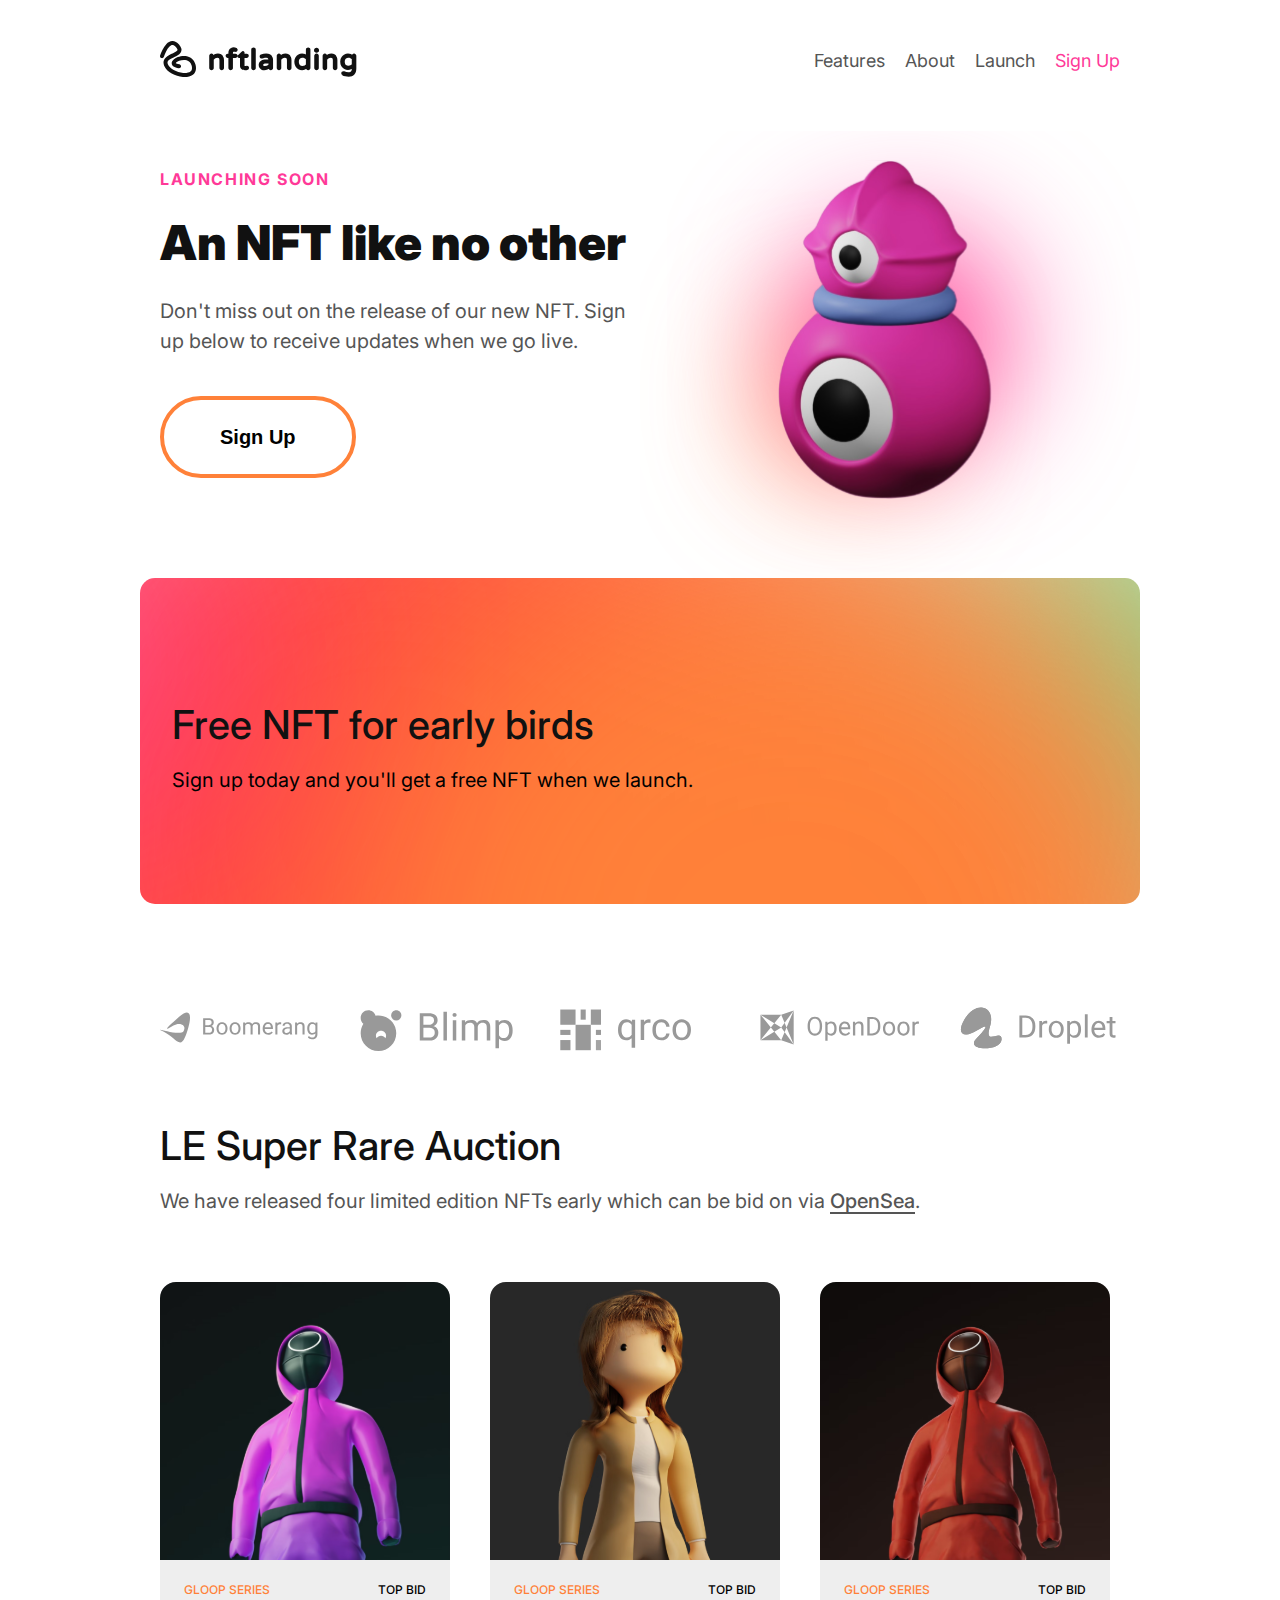
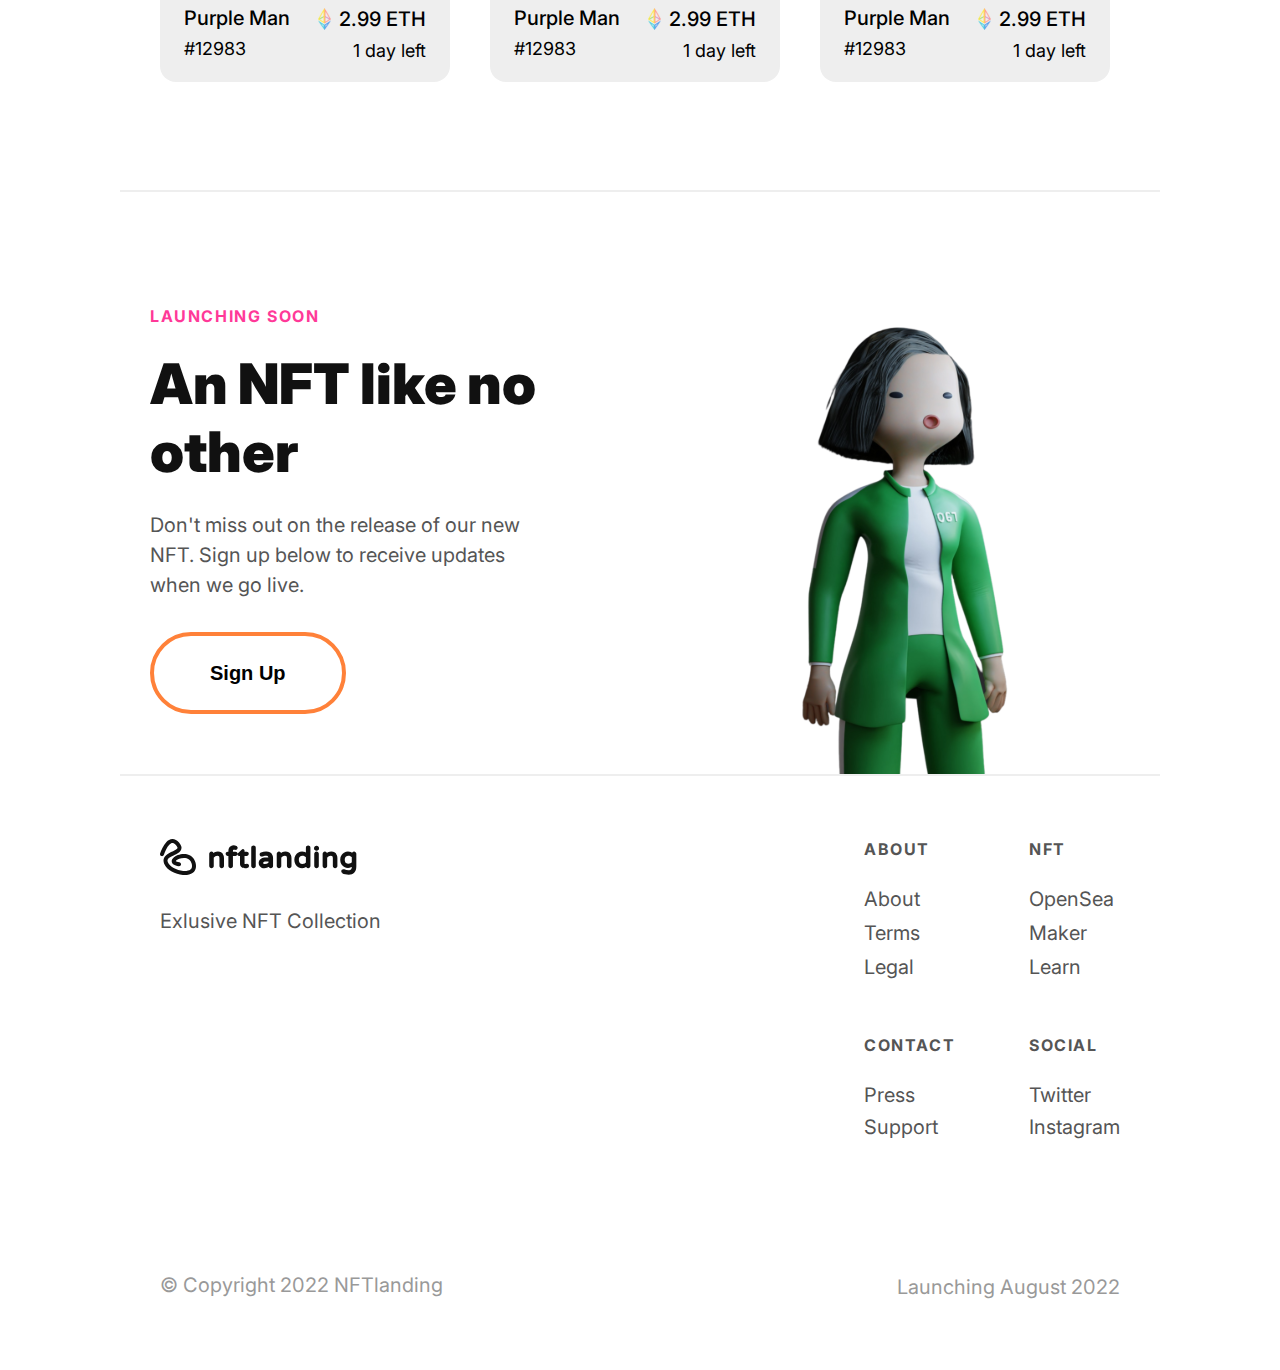
<file: index.html>
<!DOCTYPE html>
<html lang="en">

<head>
  <meta charset="UTF-8" />
  <meta name="viewport" content="width=device-width, initial-scale=1.0" />
  <title>New_Topic</title>
  <link rel="stylesheet" href="https://cdnjs.cloudflare.com/ajax/libs/font-awesome/6.4.2/css/all.min.css" integrity="sha512-z3gLpd7yknf1YoNbCzqRKc4qyor8gaKU1qmn+CShxbuBusANI9QpRohGBreCFkKxLhei6S9CQXFEbbKuqLg0DA==" crossorigin="anonymous" referrerpolicy="no-referrer" />
  <link rel="preconnect" href="https://fonts.googleapis.com" />
  <link rel="preconnect" href="https://fonts.gstatic.com" crossorigin />
  <link href="https://fonts.googleapis.com/css2?family=Inter:wght@300;400;500;600;700;900&display=swap" rel="stylesheet" />
  <link rel="shortcut icon" href="/img/cropped-favicon-1-32x32.png" type="image/x-icon" />
  <link rel="stylesheet" href="style/reset.css" />
  <link rel="stylesheet" href="style/style.css" />
</head>

<body>
  <!-- headeris==================== -->
  <header>
    <div class="nav-logo">
      <img src="/assets/logo.svg" alt="nft landing icon" />
    </div>
    <nav class="main-nav">
      <ul class="unlisted nav-list">
        <li>Features</li>
        <li>About</li>
        <li>Launch</li>
        <li><span class="pink-text">Sign Up</span></li>
      </ul>
    </nav>
    <button class="burger-menu-btn">
      <img src="/assets/menu.svg" alt="burger menu icon" />
    </button>
  </header>
  <!-- /headeris====================== -->
  <!-- hero -->
  <section class="hero">
    <p class="hero-info uppercase">Launching soon</p>
    <h1 class="hero-title">An NFT like no other</h1>
    <p class="sub-text hero-text dark-2">
      Don't miss out on the release of our new NFT. Sign up below to receive
      updates when we go live.
    </p>
    <button class="sign-up-btn">Sign Up</button>
    <img class="snow-man" src="/assets/graphic.svg" alt="pink snowman with one eye" />
  </section>
  <!-- hero -->
  <!-- free nft -->
  <div class="free-nft">
    <h2 class="title">Free NFT for early birds</h2>
    <p class="sub-text">
      Sign up today and you'll get a free NFT when we launch.
    </p>
  </div>
  <!-- /free nft -->
  <!-- companies -->
  <div class="companies-icons container">
    <img src="/assets/companies/1.svg" alt="boomerang icon" />
    <img src="/assets/companies/2.svg" alt="Blimp icon" />
    <img src="/assets/companies/3.svg" alt="qrco icon" />
    <img class="invis" src="/assets/companies/4.svg" alt="openDoor icon" />
    <img src="/assets/companies/5.svg" alt="Droplet icon" />
  </div>
  <!-- /.companies -->
  <!-- rare -->
  <section class="super-rare container">
    <h2 class="title">LE Super Rare Auction</h2>
    <p class="sub-text rare-text dark-2">
      We have released four limited edition NFTs early which can be bid on via
      <span class="underline text-span">OpenSea</span>.
    </p>
    <div class="window">
      <ul class="unlisted cards-container">
        <li class="card">
          <img src="/assets/ntfs/ntf-1.svg" alt="first purple nft">
          <div class="inside-card">
            <div class="card-info">
              <p class="series uppercase">gloop series</p>
              <h3 class="name">Purple Man</h3>
              <p class="id">#12983</p>
            </div>
            <div class="buy-info">
              <p class="bid uppercase">top bid</p>
              <p class="nft-price"><img src="/assets/eth.svg" alt="etherium logo"> 2.99 ETH</p>
              <p class="time-left">1 day left</p>
            </div>
          </div>
        </li>
        <li class="card">
          <img src="/assets/ntfs/nft-2.svg" alt="second brown nft">
          <div class="inside-card">
            <div class="card-info">
              <p class="series uppercase">gloop series</p>
              <h3 class="name">Purple Man</h3>
              <p class="id">#12983</p>
            </div>
            <div class="buy-info">
              <p class="bid uppercase">top bid</p>
              <p class="nft-price"><img src="/assets/eth.svg" alt="etherium logo"> 2.99 ETH</p>
              <p class="time-left">1 day left</p>
            </div>
          </div>
        </li>
        <li class="card">
          <img src="/assets/ntfs/ntf-3.svg" alt="third red nft">
          <div class="inside-card">
            <div class="card-info">
              <p class="series uppercase">gloop series</p>
              <h3 class="name">Purple Man</h3>
              <p class="id">#12983</p>
            </div>
            <div class="buy-info">
              <p class="bid uppercase">top bid</p>
              <p class="nft-price"><img src="/assets/eth.svg" alt="etherium logo"> 2.99 ETH</p>
              <p class="time-left">1 day left</p>
            </div>
          </div>
        </li>
        <li class="card">
          <img src="assets/ntfs/ntf-4.svg" alt="fourht green nft">
          <div class="inside-card">
            <div class="card-info">
              <p class="series uppercase">gloop series</p>
              <h3 class="name">Purple Man</h3>
              <p class="id">#12983</p>
            </div>
            <div class="buy-info">
              <p class="bid uppercase">top bid</p>
              <p class="nft-price"><img src="/assets/eth.svg" alt="etherium logo"> 2.99 ETH</p>
              <p class="time-left">1 day left</p>
            </div>
          </div>
        </li>
      </ul>
    </div>
  </section>
  <div class="line"></div>
  <section class="hero-but-different">
    <p class="hero-info uppercase">Launching soon</p>
    <h4 class="hero-title">An NFT like no other</h4>
    <p class="different-hero-text">Don't miss out on the release of our new NFT. Sign up below to receive updates <span class="invis">when we go live</span>.</p>
    <button class="sign-up-btn">Sign Up</button>
    <img class="green-nft-full-size" src="/assets/upsell-footer-image.svg" alt="almost full size green nft">
  </section>
  <div class="line-2"></div>
  <!-- rare -->
  <!-- cta -->
  <div class="soc-link container">
    <div class="cta-flex">
      <div>
        <img src="/assets/logo.svg" alt="nft landing logo">
        <p class="cta-text"><a class="cta-collection" href="#">Exlusive NFT Collection</a></p>
        <ul class="unlisted links-ul">
          <li><a href="#"></a><i class="fa-brands fa-facebook"></i></li>
          <li><a href="#"></a><i class="fa-brands fa-twitter"></i></li>
          <li><a href="#"></a><i class="fa-brands fa-instagram"></i></li>
          <li><a href="#"></a><i class="fa-brands fa-tiktok"></i></li>
        </ul>
      </div>
      <div class="cta-nav">
        <!-- box -->
        <div class="cta-box">
          <h4 class="cta-box-title">About</h4>
          <ul class="unlisted ul-size">
            <li><a href="#">About</a></li>
            <li><a href="#">Terms</a></li>
            <li><a href="#">Legal</a></li>
          </ul>
        </div>
        <!-- box -->
        <!-- box -->
        <div class="cta-box">
          <h4 class="cta-box-title">NFT</h4>
          <ul class="unlisted ul-size">
            <li><a href="#">OpenSea</a></li>
            <li><a href="#">Maker</a></li>
            <li><a href="#">Learn</a></li>
          </ul>
        </div>
        <!-- box -->
        <!-- box -->
        <div class="cta-box">
          <h4 class="cta-box-title bigger-gap">Contact</h4>
          <ul class="unlisted ul-smaller-size">
            <li><a href="#">Press</a></li>
            <li><a href="#">Support</a></li>
          </ul>
        </div>
        <!-- box -->
        <!-- box -->
        <div class="cta-box">
          <h4 class="cta-box-title bigger-gap">Social</h4>
          <ul class="unlisted ul-smaller-size">
            <li><a href="#">Twitter</a></li>
            <li><a href="#">Instagram</a></li>
          </ul>
        </div>
        <!-- box -->
      </div>
    </div>
  </div>
  <!-- /cta -->
  <footer class="foot-flex container">
    <p>© Copyright 2022 NFTlanding</p>
    <span class="invis">Launching August 2022</span>

  </footer>
</body>

</html>
</file>
<file: style/style.css>
/* * {
  background-color: rgba(0, 0, 255, 0.257);
} */
html {
  --pink: #ff3998;
  --dark: #111;
  --dark-2: #555;
  --dark-3: #777;
  --dark-4: #999;
  --light-1: #fff;
  --light-2: #eee;
  --orange: #ff8139;
}
.dark-1 {
  color: var(--dark);
}
.dark-2 {
  color: var(--dark-2) !important;
}
body {
  background-color: var(--light-1);
  max-width: 428px;
  margin-left: auto;
  margin-right: auto;
}
.underline {
  text-decoration: underline;
  text-underline-offset: 4px;
  text-decoration-color: var(--dark-2);
}
.uppercase {
  text-transform: uppercase;
}
header {
  max-width: 428px;
  margin-left: auto;
  margin-right: auto;
  padding-left: 32px;
  padding-right: 32px;
  margin-top: 32px;
  margin-bottom: 42px;
  display: flex;
  justify-content: space-between;
  align-items: center;
  /* position: relative; */
}
.main-nav {
  display: none;
}
.pink-text {
  color: var(--pink);
}
.burger-menu-btn {
  margin: 0;
  padding: 0;
  border: none;
}
/* hero============== */
.hero {
  padding-left: 32px;
  padding-right: 122px;
  overflow: hidden;
  position: relative;
}
.hero-info {
  font-size: 16px;
  letter-spacing: 1.6px;
  color: var(--pink);
  font-weight: 700;
  padding-top: 38px;
  padding-bottom: 24px;
  margin: 0;
}
.hero-title {
  color: var(--dark);
  font-size: 48px;
  font-weight: 900;
  margin: 0;
  padding-bottom: 24px;
}
.sub-text {
  color: var(--dark-1);
  font-size: 20px;
  font-weight: 400;
  line-height: 1.5;
}
.hero-text {
  padding-bottom: 32px;
}
.sign-up-btn {
  background-color: var(--light-1);
  text-align: center;
  font-size: 20px;
  font-weight: 600;
  line-height: 1.5;
  padding: 22px 56px;
  /* border: none; */
  border: 4px solid var(--orange);
  border-radius: 41px;
  margin-bottom: 80px;
}
.snow-man {
  position: absolute;
  /* border: 1px solid #000; */
  top: -48px;
  right: -48%;
}
/* =========nft======== */
.free-nft {
  background: url(/assets/background.svg) no-repeat center center;
  background-size: cover;
  height: 326px;
  padding: 122px 32px 16px 32px;
  margin-left: auto;
  margin-right: auto;
  margin-bottom: 64px;
}
.title {
  color: var(--dark);
  font-size: 40px;
  font-weight: 500;
  padding-bottom: 16px;
}
.title-sub-text {
  color: var(--dark-2);
  font-size: 20px;
  font-weight: 400;
  line-height: 1.5;
}
/* companies */
.invis {
  display: none;
}
.companies-icons {
  background-color: var(--light-1);
  border-radius: 16px;
  margin-bottom: 57px;
  column-gap: 28px;
  row-gap: 28px;
  display: grid;
  justify-content: center;
  align-items: center;
  grid-template-columns: repeat(2, 1fr);
}
/* rare========================= */
.text-span {
  color: var(--dark-2);
  font-weight: 500;
  line-height: 1.5;
}
.rare-text {
  padding-bottom: 40px;
  margin-right: 32px;
}
.super-rare {
  padding-right: 0;
  margin-bottom: 92px;
}
.super-rare > .title {
  margin-right: 32px;
}
.cards-container {
  display: flex;
  gap: 40px;
  width: 100%;
}
.window {
  overflow: auto;
  width: 100%;
}
/* card */
.card {
  width: 290px;
  height: 400px;
  flex-shrink: 0;
  background-color: var(--light-2);
  border-radius: 16px;
}
.inside-card {
  display: flex;
  justify-content: space-between;
  padding: 24px;
  line-height: 12px;
}
.card > img {
  display: block;
  width: 290px;
  height: 278px;
}
.card-info {
  text-align: left;
}

.series {
  color: var(--orange);
  font-size: 12px;
  font-weight: 500;
  nav-right: 1;
  padding-bottom: 12px;
  line-height: 12px;
}
.name {
  font-size: 20px;
  font-weight: 500;
  padding-bottom: 12px;
  line-height: 20px;
}
.id {
  font-size: 18px;
  line-height: 18px;
}
.buy-info {
  text-align: right;
}
.bid {
  font-size: 12px;
  font-weight: 500;
  line-height: 12px;
  padding-bottom: 12px;
}
.nft-price {
  font-size: 20px;
  font-weight: 500;
  padding-bottom: 12px;
  display: flex;
  align-items: center;
  gap: 8px;
}
.nft-price > img {
  width: 13px;
  height: 22px;
}
.time-left {
  font-size: 18px;
  font-weight: 400;
  line-height: 18px;
}
/* /card */
.line {
  width: 428px;
  height: 2px;
  background-color: var(--light-2);
  margin-bottom: 64px;
}
.line-2 {
  width: 428px;
  height: 2px;
  background-color: var(--light-2);
}
/* second-hero */
.hero-but-different {
  padding-left: 32px;
  position: relative;
  overflow: hidden;
}
.hero-but-different > .hero-title {
  font-size: 56px;
  font-weight: 900;
  padding-right: 122px;
}
.hero-but-different > .sign-up-btn {
  margin-bottom: 66px;
}
.different-hero-text {
  color: var(--dark-2);
  padding-right: 189px;
  padding-bottom: 32px;
  font-size: 20px;
  font-weight: 400;
  line-height: 30px;
}
.green-nft-full-size {
  position: absolute;
  top: 143px;
  right: -28px;
}
/* soc link */
.soc-link {
  margin-top: 63px;
}
.cta-text {
  font-size: 20px;
  color: var(--dark-2);
  font-weight: 400;
  margin-bottom: 32px;
  margin-top: 30px;
}
.cta-collection {
  font-size: 20px;
  font-weight: 400;
  color: var(--dark-2);
}
.cta-flex {
  display: flex;
  flex-direction: column;
  gap: 64px;
}
.soc-link > img {
  margin-bottom: 30px;
  width: 198px;
  height: 36px;
}
.links-ul {
  margin: 0;
  display: flex;
  gap: 15px;
}
.links-ul li {
  color: var(--dark-3);
}
.ul-size {
  display: flex;
  flex-direction: column;
  height: 92px;
  justify-content: space-between;
}
.ul-smaller-size {
  display: flex;
  flex-direction: column;
  height: 56px;
  justify-content: space-between;
}
.cta-nav {
  display: grid;
  grid-template-columns: 165px auto;
}
.cta-box-title {
  color: var(--dark-2);
  font-size: 16px;
  font-weight: 700;
  letter-spacing: 1.6px;
  text-transform: uppercase;
  margin-bottom: 28px;
}
.ul-size > li,
.ul-smaller-size > li {
  color: var(--dark-2);
  font-size: 20px;
}
.cta-box > li {
  color: var(--dark-2);
  font-size: 20px;
  font-weight: 400;
  line-height: 20px;
}
.bigger-gap {
  padding-top: 40px;
}
footer {
  padding-top: 64px;
  padding-bottom: 105px;
}
.foot-flex > p {
  color: var(--dark-4);
  font-size: 20px;
  line-height: 20px;
}
/* media 750 */
@media screen and (min-width: 750px) {
  body {
    max-width: 750px;
    margin-left: auto;
    margin-right: auto;
  }
  .container {
    padding-left: 40px;
    padding-right: 40px;
  }
  header {
    padding-left: 40px;
    padding-right: 40px;
    max-width: 750px;
  }
  .hero {
    padding-left: 40px;
    padding-right: 330px;
  }
  .hero-text {
    padding-bottom: 35px;
  }
  .snow-man {
    height: 412px;
    width: 426px;
    top: 1px;
    left: 50%;
  }
  .sign-up-btn {
    margin-bottom: 120px;
  }
  /* nft */
  .free-nft {
    border-radius: 15px;
    margin-bottom: 80px;
  }
  .line,
  .line-2 {
    width: 700px;
    margin-left: auto;
    margin-right: auto;
  }
  .companies-icons {
    margin-bottom: 40px;
  }
  .rare-text {
    padding-bottom: 40px;
  }
  .hero-but-different {
    padding-left: 40px;
  }
  .hero-but-different > .hero-info {
    padding-top: 50px;
  }
  .hero-but-different > .hero-title {
    padding-right: 320px;
  }
  .hero-but-different > .sign-up-btn {
    margin-bottom: 60px;
  }
  .different-hero-text {
    padding-right: 338px;
  }
  .green-nft-full-size {
    top: 71px;
    left: 65%;
  }
  .cta-flex {
    display: flex;
    flex-direction: row;
    justify-content: space-between;
  }
  footer {
    text-align: center;
  }
}
/* ================================================= */
@media screen and (min-width: 1080px) {
  body {
    max-width: 1080px;
  }
  .container {
    padding-left: 60px;
    padding-right: 60px;
  }
  header {
    padding-left: 60px;
    padding-right: 60px;
    max-width: 1080px;
  }
  .burger-menu-btn {
    display: none;
  }
  .main-nav {
    display: block;
  }
  .nav-list {
    display: flex;
    gap: 20px;
    color: var(--dark-2);
    font-size: 18px;
  }
  .nav-list li {
    cursor: pointer;
  }
  .hero {
    padding-left: 60px;
    padding-right: 530px;
  }
  .hero-text {
    padding-bottom: 40px;
  }
  .snow-man {
    height: 512px;
    width: 500px;
    top: -37px;
    left: 50%;
  }
  .sign-up-btn {
    margin-bottom: 100px;
  }
  /* nft */
  .free-nft {
    max-width: 1000px;
    margin-bottom: 100px;
  }
  .line,
  .line-2 {
    width: 1040px;
  }
  .companies-icons {
    grid-template-columns: repeat(5, 1fr);
    gap: 40px;
    margin-bottom: 70px;
  }
  .invis {
    display: inline-block;
  }
  .rare-text {
    padding-bottom: 50px;
  }
  .hero-but-different {
    padding-left: 50px;
  }
  .hero-but-different > .hero-title {
    padding-right: 643px;
  }
  .different-hero-text {
    padding-right: 638px;
  }
  footer {
    text-align: left;
  }
  .foot-flex span,
  .foot-flex p {
    font-size: 20px;
    color: var(--dark-4);
  }
  .foot-flex {
    display: flex;
    justify-content: space-between;
    padding-bottom: 71px;
    padding-top: 120px;
  }
}
/* ======================================================= */
/* medias 1440px */
@media screen and (min-width: 1440px) {
  body {
    max-width: 1440px;
    margin-left: auto;
    margin-right: auto;
  }
  .container {
    padding-left: 80px;
    padding-right: 80px;
  }
  header {
    padding-left: 80px;
    padding-right: 80px;
    max-width: 1440px;
    margin-top: 70px;
    margin-bottom: 162px;
  }
  .nav-list {
    gap: 28px;
    font-size: 20px;
  }
  /* hero */
  s .hero-info {
    padding-top: 158px;
  }
  .hero {
    padding-left: 80px;
    padding-right: 740px;
  }
  .hero-title {
    color: var(--dark);
    font-size: 96px;
    font-weight: 900;
    line-height: normal;
    padding-bottom: 32px;
  }
  .hero-text {
    padding-bottom: 41px;
    padding-right: 83px;
    font-size: 20px;
  }
  .snow-man {
    width: 700px;
    height: 700px;
    left: 656px;
    top: -34px;
  }
  .sign-up-btn {
    margin-bottom: 200px;
  }
  /* free nft */
  .free-nft {
    max-width: 1280px;
    border-radius: 15px;
    padding-top: 154px;
    padding-left: 64px;
    margin-bottom: 125px;
  }
  .title {
    padding-bottom: 24px;
  }
  /* companies */
  .invis {
    display: none;
  }
  .companies-icons {
    gap: 106.5px;
    margin-bottom: 120px;
  }
  .companies-icons > .invis {
    display: inline-block;
  }
  .rare-text {
    padding-bottom: 56px;
  }
  /* rare auction */
  .line,
  .line-2 {
    width: 1280px;
    margin-left: auto;
    margin-right: auto;
  }
  /* hero but different */
  .hero-but-different {
    padding-left: 80px;
    padding-right: 80px;
  }
  .hero-but-different > .hero-info {
    padding-top: 56px;
  }
  .hero-but-different > .hero-title {
    padding-bottom: 24px;
  }
  .different-hero-text {
    padding: 0;
    margin-bottom: 40px;
    width: 537px;
    height: 60px;
  }
  .different-hero-text > .invis {
    display: inline-block;
  }
  .hero-but-different > .sign-up-btn {
    margin-bottom: 120px;
  }
  .green-nft-full-size {
    top: 47px;
    left: 65%;
  }
  /* cta */
  .soc-link {
    margin-top: 120px;
  }
  .links-ul {
    gap: 15px;
  }
  .cta-flex {
    flex-direction: row;
    justify-content: space-between;
  }
  .cta-nav {
    display: flex;
    justify-content: start;
    gap: 75px;
  }
  .bigger-gap {
    padding-top: 0;
  }
  footer .invis {
    display: inline-block;
  }
}
</file>
